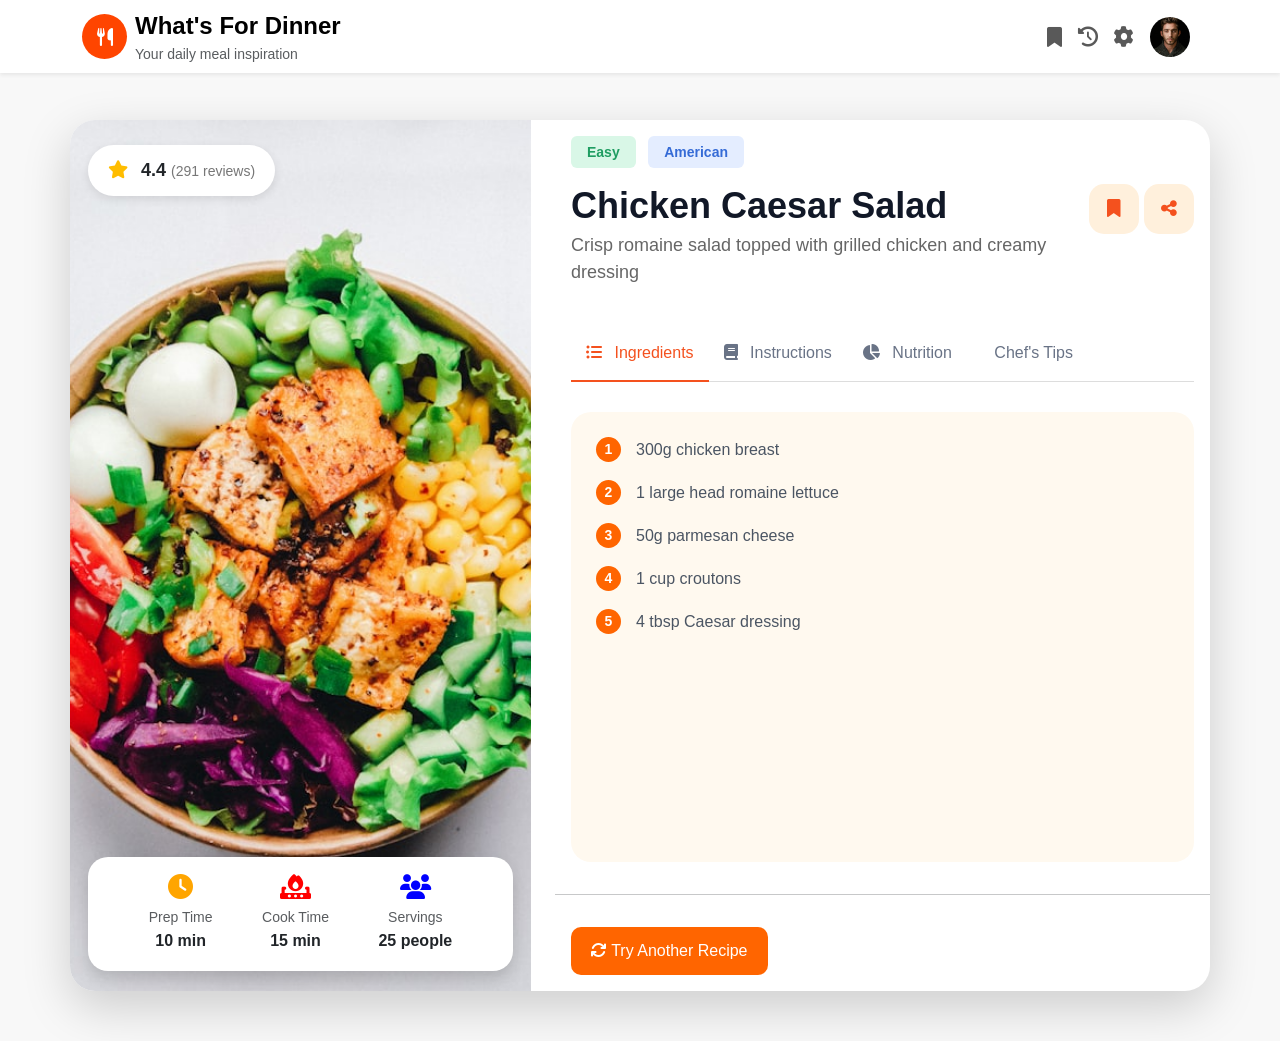
<file: What's For Dinner/index.html>
<!DOCTYPE html>
<html lang="en">

<head>
    <meta charset="UTF-8">
    <meta name="viewport" content="width=device-width, initial-scale=1.0">
    <link href="https://cdn.jsdelivr.net/npm/bootstrap@5.3.3/dist/css/bootstrap.min.css" rel="stylesheet">
    <link rel="stylesheet" href="https://cdnjs.cloudflare.com/ajax/libs/font-awesome/6.7.2/css/all.min.css">
    <link rel="stylesheet" href="./css/style.css">

    <title>What's For Dinner</title>
</head>

<body>

    <!-- Navbar -->

    <nav class="navbar navbar-expand-lg navbar-light bg-white fixed-top shadow-sm">

        <div class="container">

            <div class="me-2">
                 <i class="fa-solid fa-utensils"></i>
            </div>

            <div class="navbar-brand-wrapper">
                <a class="navbar-brand font-weight-bold" href="index.html">
                    What's For Dinner
                </a>

                <small class="d-block text-muted">
                    Your daily meal inspiration
                </small>
            </div>

            <button class="navbar-toggler ms-auto"
                type="button"
                data-bs-toggle="collapse"
                data-bs-target="#navbarMenu"
                aria-controls="navbarMenu"
                aria-expanded="false"
                aria-label="Toggle navigation">

            <span class="navbar-toggler-icon"></span>

        </button>

            <div class="collapse navbar-collapse justify-content-end" id="navbarMenu">
                <ul class="navbar-nav align-items-center">

                    <li class="nav-item">
                        <a class="nav-link" href="index.html">
                            <i class="fa-solid fa-bookmark"></i>
                        </a>
                    </li>

                    <li class="nav-item">
                        <a class="nav-link" href="about.html">
                            <i class="fa-solid fa-clock-rotate-left"></i>
                        </a>
                    </li>

                    <li class="nav-item">
                        <a class="nav-link" href="contact.html">
                            <i class="fa-solid fa-gear"></i>
                        </a>
                    </li>

                    <li class="nav-item">
                        <a class="nav-link" href="login.html">
                            <img src="./img/avatar-4.jpg" alt="profile" class="rounded-circle img-fluid avatar">
                        </a>
                    </li>

                </ul>
            </div>

        </div>

    </nav>


    <!--Main Content -->

    <main class="container recipe-page">

        <div class="card shadow-lg border-0 recipe-card">

            <div class="row">

                <div class="col-md-5 position-relative">

                    <img src="" class="img-fluid recipe-image" alt="Chicken Stir-Fry">


                    <div class="rating-badge">

                        <i class="fa-solid fa-star"></i>

                        <strong id="recipe-rating"></strong>

                        <span id="recipe-reviews"> </span>

                    </div>

                    <div class="image-info bg-white shadow">

                        <div class="info-item">

                            <i class="fa-solid fa-clock" style="color: orange;"></i>

                            <div>
                                <small class="text-muted">Prep Time</small>
                                <br>
                                <strong class="prep-time"></strong>
                            </div>

                        </div>


                        <div class="info-item">

                            <i class="fa-solid fa-fire-burner" style="color: red;"></i>

                            <div>
                                <small class="text-muted">Cook Time</small>
                                <br>
                                <strong class="cook-time"></strong>
                            </div>

                        </div>


                        <div class="info-item">

                            <i class="fa-solid fa-users" style="color: blue;"></i>

                            <div>
                                <small class="text-muted">Servings</small>
                                <br>
                                <strong class=" total-time"></strong>
                            </div>

                        </div>

                    </div>

                </div>



                <div class="col-md-7">

                    <div class="card-body recipe-content">


                        <div class="mb-3">

                            <span class="badge badge-pill badge-easy">

                            </span>

                            <span class="badge badge-pill badge-asian">

                            </span>

                        </div>



                        <div class="d-flex justify-content-between align-items-start">

                            <div class="recipe-title-wrapper">

                                <h1 class="recipe-title">

                                </h1>

                                <p class="recipe-description">

                                </p>

                            </div>

                            <div class="d-flex ml-3">

                                <button class="action-btn">
                                    <i class="fa fa-bookmark"></i>
                                </button>

                                <button class="action-btn">
                                    <i class="fa fa-share-alt"></i>
                                </button>

                            </div>

                        </div>


                        <ul class="nav nav-tabs recipe-tabs mt-4" role="tablist">

                            <li class="nav-item">

                                <a class="nav-link active" data-bs-toggle="tab" href="#ingredients">

                                    <i class="fa fa-list-ul"></i> Ingredients

                                </a>

                            </li>


                            <li class="nav-item">

                                <a class="nav-link" data-bs-toggle="tab" href="#instructions">

                                    <i class="fa fa-book"></i> Instructions

                                </a>

                            </li>


                            <li class="nav-item">

                                <a class="nav-link" data-bs-toggle="tab" href="#nutrition">

                                    <i class="fa fa-pie-chart"></i> Nutrition

                                </a>

                            </li>


                            <li class="nav-item">

                                <a class="nav-link" data-bs-toggle="tab" href="#chef">

                                    <i class="fa fa-lightbulb-o"></i> Chef's Tips

                                </a>

                            </li>

                        </ul>


                        <div class="tab-content mt-4">


                            <div class="tab-pane fade show active" id="ingredients">

                                <div class="ingredients-box">

                                    <ul class="ingredients-list list-unstyled mb-0">



                                    </ul>

                                </div>

                            </div>


                            <div class="tab-pane fade" id="instructions">

                                <div class="content-box instructions-list">



                                </div>

                            </div>


                            <div class="tab-pane fade" id="nutrition">

                               <div class="nutrition-box">

                                    <div class="row">

                                        <div class="col-md-6">

                                            <p id="recipe-calories">
                                                <!-- <i class="fa-solid fa-fire"></i> Calories -->
                                            </p>

                                            <p id="recipe-carbs">
                                                <!-- <i class="fa-solid fa-wheat-awn"></i> Carbohydrates -->
                                            </p>

                                            <p id="recipe-fiber">
                                                <!-- <i class="fa-solid fa-leaf"></i> Fiber -->
                                            </p>

                                        </div>

                                        <div class="col-md-6">

                                            <p id="recipe-fat">
                                                <!-- <i class="fa-solid fa-droplet"></i> Fat -->
                                            </p>

                                            <p id="recipe-protein">
                                                <!-- <i class="fa-solid fa-dumbbell"></i> Protein -->
                                            </p>

                                            <p id="recipe-sodium">
                                                <!-- <i class="fa-solid fa-bowl-food"></i> Sodium -->
                                            </p>

                                        </div>

                                    </div>

                                </div>

                            </div>


                            <div class="tab-pane fade" id="chef" style="min-height: 420px;">

                                <ul class="chefTips-box  list-unstyled">
                                    <!-- 
                                <p id="recipe-tips">
                                    <i class="fa fa-lightbulb-o"></i>
                                   Tip 1: 
                                    
                                </p> -->





                                </ul>

                            </div>

                        </div>

                    </div>
                    <hr>

                <div class="p-3">
                    <button onclick="refresh()" class="btn-refresh"><i class="fa fa-refresh"></i> Try Another Recipe</button>
                </div>

                </div>

            </div>

        </div>

    </main>




</body>
<script src="https://code.jquery.com/jquery-3.5.1.min.js"></script>
<script src="https://cdn.jsdelivr.net/npm/bootstrap@5.3.3/dist/js/bootstrap.bundle.min.js"></script>

<script src="./js/script.js"></script>

</html>
</file>
<file: What's For Dinner/css/style.css>
body {
    background-color: #f8f8f8;
    font-family: Arial, sans-serif;
    padding-top: 70px;
}


/* Navbar */

.navbar {
    box-shadow: 0 5px 10px rgba(0, 0, 0, 0.1);
}

.navbar-brand {
    font-size: 24px;
    font-weight: bold;
} 

.fa-utensils {
    width: 45px;
    height: 45px;
    background: orangered;
    color: white;
    border-radius: 50%;
    text-align: center;
    padding: 15px;
    font-size: 18px;
}

.nav-link {
    font-size: 20px;
}

.nav-link:hover {
    color: #ff6500 !important;
}

li.nav-item .nav-link .avatar {
    width: 40px;
    height: 40px;
    object-fit: cover;
    border-radius: 50%;
}


/* main content */

.recipe-page {
   padding: 50px 0;
}

.recipe-card {
    background: white;
    min-height: 800px;
    border-radius: 25px;
    overflow: hidden;
    box-shadow: 0 5px 25px rgba(0, 0, 0, 0.08);
}


.recipe-image {
    width: 100%;
    height: 100%;
    object-fit: cover;
}



.rating-badge {
    position: absolute;
    top: 25px;
    left: 30px;

    background: white;

    padding: 12px 20px;

    border-radius: 30px;

    font-size: 18px;

    box-shadow: 0 3px 10px rgba(0, 0, 0, 0.1);
}

.rating-badge i {
    color: #ffbd00;
    margin-right: 8px;
}

.rating-badge span {
    color: #777;
    font-size: 14px;
}



.image-info {
    position: absolute;
    text-align: center;
    bottom: 20px;
    left: 30px;
    right: 30px;

    background: white;

    border-radius: 20px;

    padding: 18px 36px;

    display: flex;

    justify-content: space-around;

    box-shadow: 0 5px 20px rgba(0, 0, 0, 0.1);
}

.image-info i {
    display: block;

    font-size: 25px;

    margin-bottom: 5px;
}



.recipe-content {
    /* padding: 40px; */
    position: relative;
}


/* ================= TAGS ================= */

.badge-easy {
    background: #d9f7e7;
    color: #1e9d61;

    padding: 9px 16px;

    font-size: 14px;
}

.badge-asian {
    background: #e4edff;
    color: #356bd6;

    padding: 9px 16px;

    font-size: 14px;

    margin-left: 8px;
}


/* ================= TITLE ================= */

.recipe-title {
    font-size: 36px;
    font-weight: 700;

    color: #111827;

    margin-bottom: 5px;
}

.recipe-description {
    font-size: 18px;
    color: #666;
}


.action-btn {
    width: 50px;
    height: 50px;

    border: none;

    border-radius: 15px;

    background: #fff0dc;

    color: #f4511e;

    font-size: 18px;

    margin-left: 5px;
}



.recipe-tabs {
    border-bottom: 1px solid #ddd;
}

.recipe-tabs .nav-link {
    border: none;

    color: #697386;

    font-size: 16px;

    padding: 15px;
}

.recipe-tabs .nav-link i {
    margin-right: 8px;
}

.recipe-tabs .nav-link.active {
    color: #f4511e;

    border-bottom: 2px solid #f4511e;

    background: transparent;
}


.ingredients-box {
    background: #fff9ef;

    border-radius: 20px;

    margin-top: 30px;

    padding: 25px;

    height: 450px;

    overflow-y: auto;
}

.ingredients-box li,
.instructions-list p {
    list-style-type: none;
    font-size: 16px;

    color: #4b5563;

    margin-bottom: 18px;

    display: flex;

    align-items: center;
}

.ingredients-box li span {
    background: #ff6500;

    color: white;

    width: 25px;
    height: 25px;

    border-radius: 50%;

    display: inline-flex;

    justify-content: center;

    align-items: center;

    margin-right: 15px;

    font-size: 14px;

    font-weight: bold;
}

.instructions-list {
    list-style-type: decimal;
    margin-left: 20px;
    font-size: 16px;
    color: #4b5563;
}



.instructions-list p span {
    background: #ff6500;

    color: white;

    width: 35px;
    height: 35px;

    border-radius: 15%;

    display: inline-flex;

    justify-content: center;

    align-items: center;

    margin-right: 15px;

    font-size: 14px;

    font-weight: bold;
}



.chefTips-box  li {
    background-color: antiquewhite;
    padding: 20px;
    border-left: 5px solid #ff6500;
    border-radius: 10px;
    margin-bottom: 20px;
}

.chefTips-box li i{
    background-color: #ff6500;
    color: white;
    width: 25px;
    height: 25px;
    border-radius: 50%;
    display: inline-flex;
    justify-content: center;
    align-items: center;
    margin-right: 15px;
    font-size: 14px;
    font-weight: bold
}

.nutrition-box p {
    background-color: #F9FAFB;
    color: #35416F;ba(128, 128, 128, 0.129);
    padding: 20px;
    border-radius: 10px;
    margin-bottom: 20px;
}

.nutrition-box p i{
    color: white;
    width: 40px;
    height: 40px;
    border-radius: 15%;
    display: inline-flex;
    justify-content: center;
    align-items: center;
    margin-right: 5px;
    font-size: 16px;
    font-weight: bold
}

.fa-fire{
    background-color: antiquewhite;
    color: red !important;
}
.fa-wheat-awn{
    background-color: lightyellow;
    color: brown !important;
}
.fa-leaf{
    background-color: lightgreen;
    color: green !important;
}
.fa-dumbbell{
    background-color: lightblue;
    color: #0000FF !important;
}
.fa-bowl-food{
    background-color: lightpink;
    color: purple !important;
}
.fa-droplet{
    background-color:  rgba(255, 0, 0, 0.208);
    color: red !important;
}
   

.content-box {
    margin-top: 30px;

    padding: 30px;

    background: #fff9ef;

    border-radius: 20px;

    font-size: 18px;

    color: #4b5563;
}

.btn-refresh{
    background: linear-gradient(90deg, #ff6500 0%, #ff6500 100%);
    color: white;
    padding: 12px 20px;
    border-radius: 10px;
    border: none;
    cursor: pointer;   
    transition: all 0.3s ease-in-out; 
}

.btn-refresh:hover{
    background: linear-gradient(90deg, #ff6500 0%, #ff6500 100%);
    scale: 1.1;
}







@media (max-width: 991px) {

    .recipe-image {
        height: 500px;
    }

    .recipe-content {
        padding: 30px;
    }

    .recipe-title {
        font-size: 35px;
    }

}


@media (max-width: 767px) {

    .nav-link{
        font-size: 16px;
        padding: 10px 22px;
       
    }

    .recipe-page {
        padding: 10px;
    }

    .recipe-title {
        font-size: 30px;
    }

    .recipe-description {
        font-size: 16px;
    }

    .recipe-tabs .nav-link {
        font-size: 14px;
        padding: 12px 8px;
    }

    .action-btn {
        width: 45px;
        height: 45px;
    }

}
</file>
